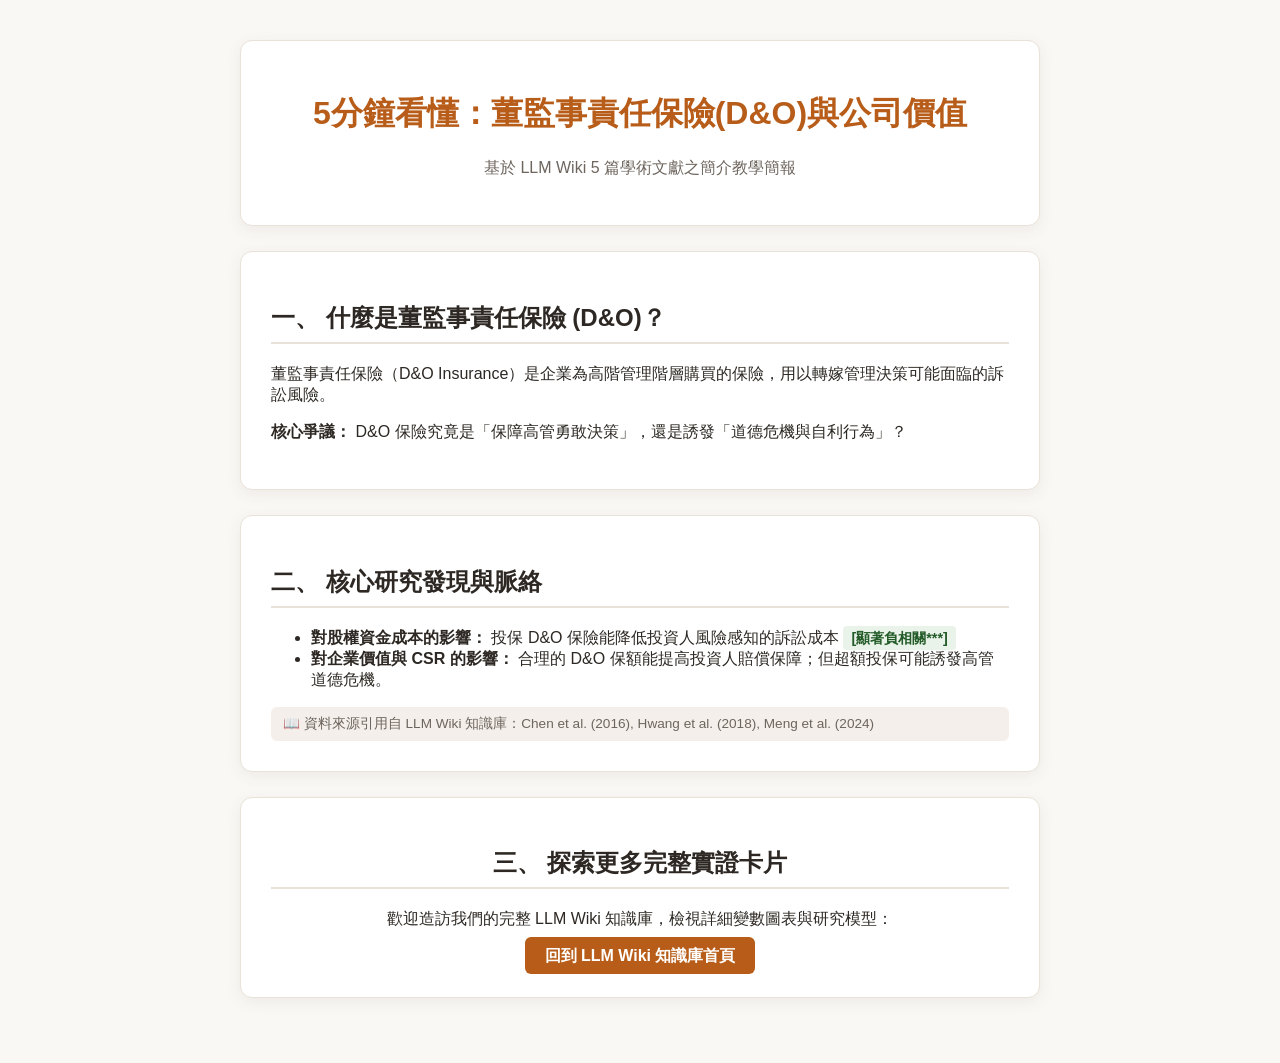
<file: slides.html>
<!DOCTYPE html>
<html lang="zh-TW">
<head>
    <meta charset="UTF-8">
    <meta name="viewport" content="width=device-width, initial-scale=1.0">
    <title>教學簡報：董監事責任保險與公司治理實證脈絡</title>
    <style>
        body { font-family: -apple-system, BlinkMacSystemFont, "Segoe UI", Roboto, sans-serif; background: #FAF8F5; color: #2D2823; margin: 0; padding: 40px 20px; }
        .slide-container { max-width: 800px; margin: 0 auto; }
        .card { background: #FFFFFF; border: 1px solid #E8E2D8; border-radius: 12px; padding: 30px; margin-bottom: 25px; box-shadow: 0 4px 16px rgba(70, 50, 30, 0.07); }
        h1 { color: #B85D19; text-align: center; }
        h2 { color: #2D2823; border-bottom: 2px solid #E8E2D8; padding-bottom: 8px; }
        .tag { background: #EAF3EA; color: #245C29; padding: 4px 8px; border-radius: 4px; font-weight: bold; font-size: 0.9em; }
        .cite { font-size: 0.85em; color: #6E665E; margin-top: 10px; background: #F4EFEB; padding: 8px 12px; border-radius: 6px; }
    </style>
</head>
<body>
    <div class="slide-container">
        <div class="card">
            <h1>5分鐘看懂：董監事責任保險(D&O)與公司價值</h1>
            <p style="text-align: center; color: #6E665E;">基於 LLM Wiki 5 篇學術文獻之簡介教學簡報</p>
        </div>

        <div class="card">
            <h2>一、 什麼是董監事責任保險 (D&O)？</h2>
            <p>董監事責任保險（D&O Insurance）是企業為高階管理階層購買的保險，用以轉嫁管理決策可能面臨的訴訟風險。</p>
            <p><strong>核心爭議：</strong> D&O 保險究竟是「保障高管勇敢決策」，還是誘發「道德危機與自利行為」？</p>
        </div>

        <div class="card">
            <h2>二、 核心研究發現與脈絡</h2>
            <ul>
                <li><strong>對股權資金成本的影響：</strong> 投保 D&O 保險能降低投資人風險感知的訴訟成本 <span class="tag">[顯著負相關***]</span></li>
                <li><strong>對企業價值與 CSR 的影響：</strong> 合理的 D&O 保額能提高投資人賠償保障；但超額投保可能誘發高管道德危機。</li>
            </ul>
            <div class="cite">📖 資料來源引用自 LLM Wiki 知識庫：Chen et al. (2016), Hwang et al. (2018), Meng et al. (2024)</div>
        </div>

        <div class="card" style="text-align: center;">
            <h2>三、 探索更多完整實證卡片</h2>
            <p>歡迎造訪我們的完整 LLM Wiki 知識庫，檢視詳細變數圖表與研究模型：</p>
            <a href="./index.html" style="background: #B85D19; color: white; padding: 10px 20px; border-radius: 6px; text-decoration: none; font-weight: bold;">回到 LLM Wiki 知識庫首頁</a>
        </div>
    </div>
</body>
</html>
</file>
